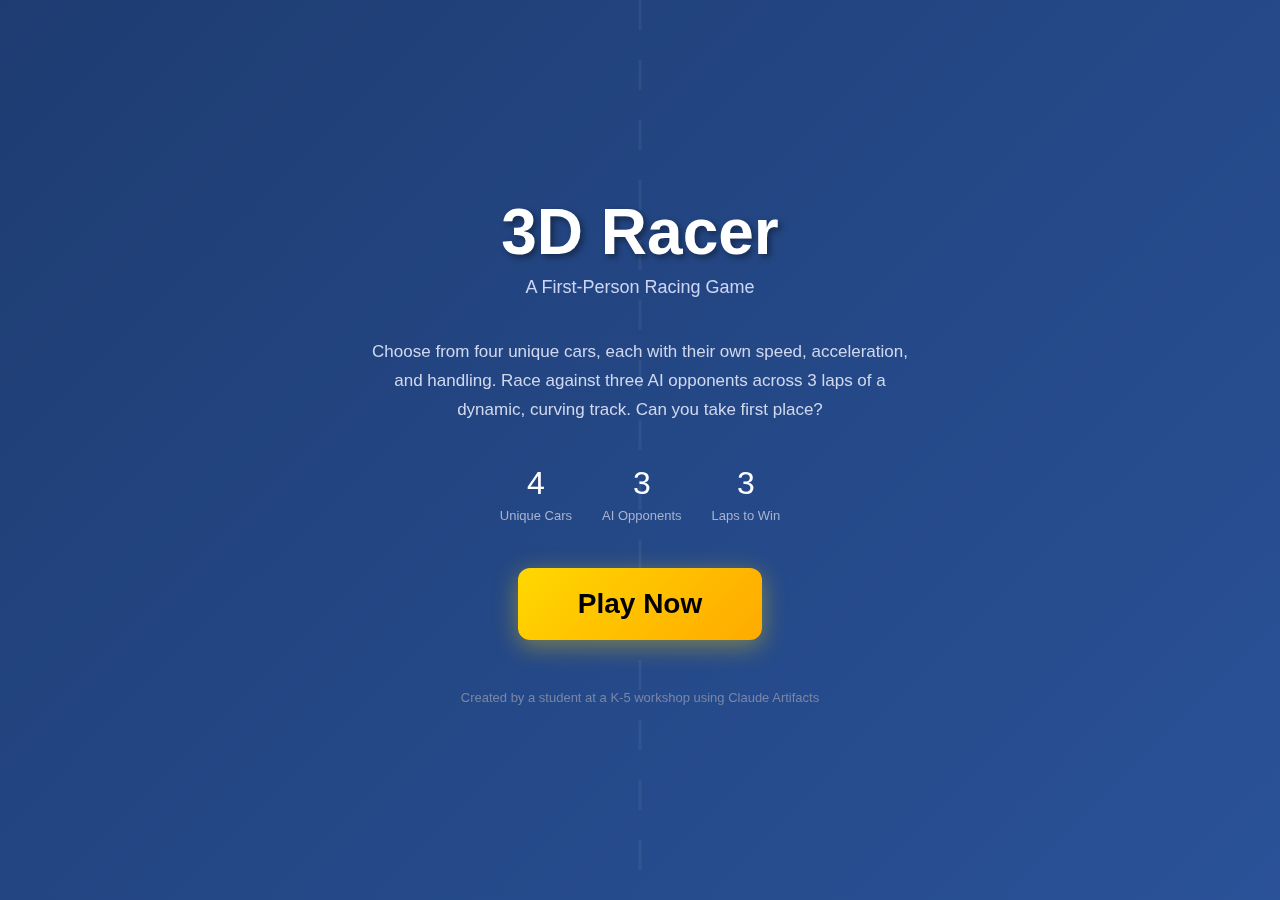
<file: index.html>
<!DOCTYPE html>
<html lang="en">
<head>
    <meta charset="UTF-8">
    <meta name="viewport" content="width=device-width, initial-scale=1.0">
    <title>3D Racer</title>
    <style>
        * {
            margin: 0;
            padding: 0;
            box-sizing: border-box;
        }

        body {
            font-family: 'Arial', sans-serif;
            background: linear-gradient(135deg, #1e3c72 0%, #2a5298 100%);
            display: flex;
            justify-content: center;
            align-items: center;
            min-height: 100vh;
            color: white;
            overflow: hidden;
        }

        .landing {
            text-align: center;
            max-width: 600px;
            padding: 40px 30px;
        }

        .title {
            font-size: 64px;
            font-weight: bold;
            margin-bottom: 8px;
            text-shadow: 3px 3px 6px rgba(0, 0, 0, 0.4);
        }

        .subtitle {
            font-size: 18px;
            color: #ccd6f6;
            margin-bottom: 40px;
        }

        .description {
            font-size: 17px;
            line-height: 1.7;
            color: #d0d8ee;
            margin-bottom: 40px;
        }

        .features {
            display: flex;
            justify-content: center;
            gap: 30px;
            margin-bottom: 45px;
            flex-wrap: wrap;
        }

        .feature {
            text-align: center;
        }

        .feature-icon {
            font-size: 32px;
            margin-bottom: 6px;
        }

        .feature-text {
            font-size: 13px;
            color: #a8b2d1;
        }

        .play-button {
            display: inline-block;
            padding: 20px 60px;
            font-size: 28px;
            font-weight: bold;
            color: #000;
            background: linear-gradient(135deg, #ffd700 0%, #ffaa00 100%);
            border: none;
            border-radius: 12px;
            cursor: pointer;
            text-decoration: none;
            transition: transform 0.2s, box-shadow 0.2s;
            box-shadow: 0 6px 25px rgba(255, 215, 0, 0.4);
        }

        .play-button:hover {
            transform: scale(1.05);
            box-shadow: 0 8px 35px rgba(255, 215, 0, 0.6);
        }

        .play-button:active {
            transform: scale(0.98);
        }

        .credit {
            margin-top: 50px;
            font-size: 13px;
            color: #7a86a6;
        }

        /* Decorative road lines in background */
        .road-bg {
            position: fixed;
            top: 0;
            left: 0;
            width: 100%;
            height: 100%;
            pointer-events: none;
            z-index: 0;
            opacity: 0.06;
        }

        .road-bg::before {
            content: '';
            position: absolute;
            top: 50%;
            left: 50%;
            transform: translate(-50%, -50%);
            width: 3px;
            height: 100%;
            background: repeating-linear-gradient(
                to bottom,
                white 0px,
                white 30px,
                transparent 30px,
                transparent 60px
            );
        }

        .landing {
            position: relative;
            z-index: 1;
        }
    </style>
</head>
<body>
    <div class="road-bg"></div>
    <div class="landing">
        <div class="title">3D Racer</div>
        <div class="subtitle">A First-Person Racing Game</div>
        <p class="description">
            Choose from four unique cars, each with their own speed, acceleration, and handling.
            Race against three AI opponents across 3 laps of a dynamic, curving track.
            Can you take first place?
        </p>
        <div class="features">
            <div class="feature">
                <div class="feature-icon">4</div>
                <div class="feature-text">Unique Cars</div>
            </div>
            <div class="feature">
                <div class="feature-icon">3</div>
                <div class="feature-text">AI Opponents</div>
            </div>
            <div class="feature">
                <div class="feature-icon">3</div>
                <div class="feature-text">Laps to Win</div>
            </div>
        </div>
        <a href="game.html" class="play-button">Play Now</a>
        <p class="credit">Created by a student at a K-5 workshop using Claude Artifacts</p>
    </div>
</body>
</html>
</file>
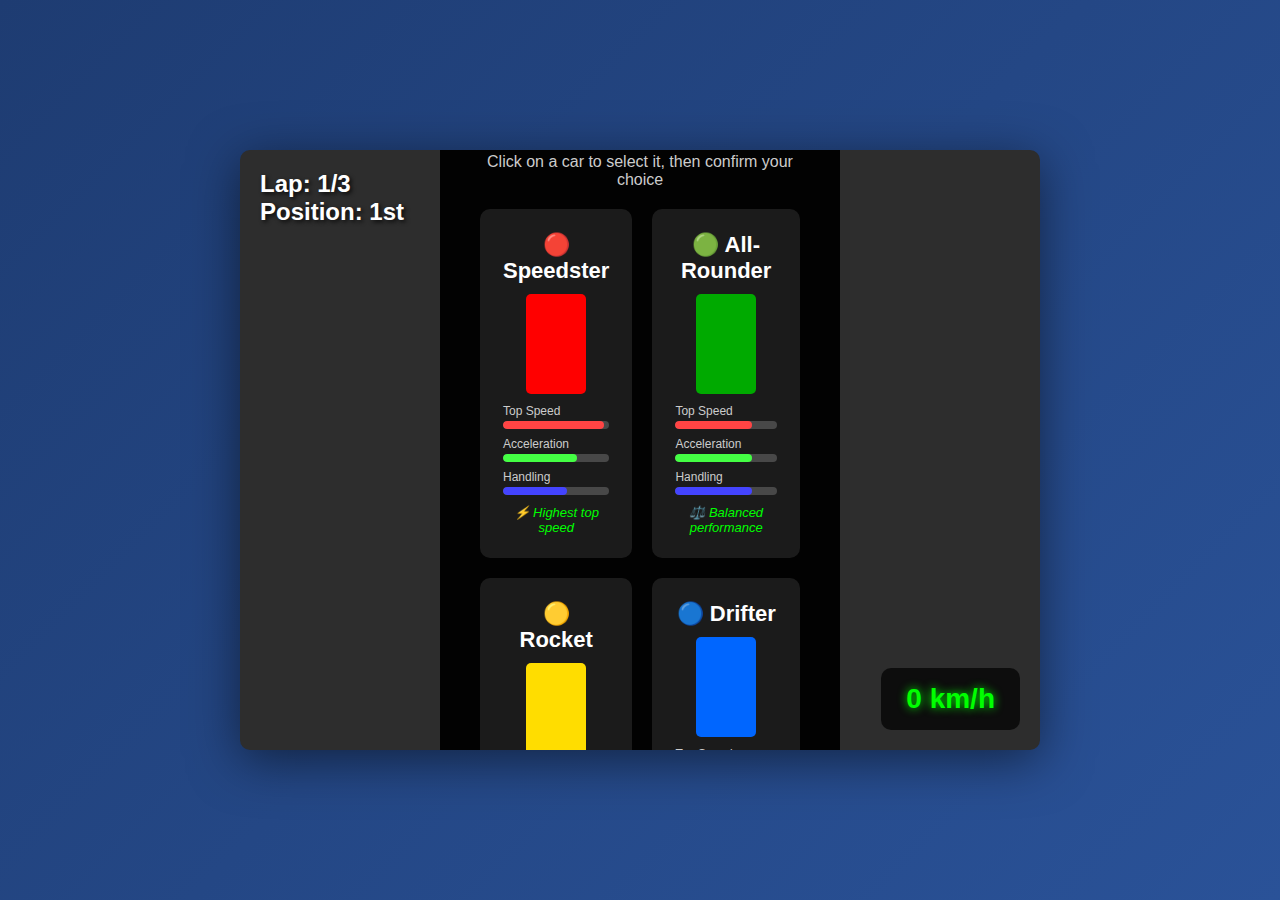
<file: 3d racer.html>
<!DOCTYPE html>
<html lang="en">
<head>
    <meta charset="UTF-8">
    <meta name="viewport" content="width=device-width, initial-scale=1.0">
    <title>Racing Game</title>
    <style>
        * {
            margin: 0;
            padding: 0;
            box-sizing: border-box;
        }
        
        body {
            font-family: 'Arial', sans-serif;
            background: linear-gradient(135deg, #1e3c72 0%, #2a5298 100%);
            display: flex;
            justify-content: center;
            align-items: center;
            min-height: 100vh;
            overflow: hidden;
        }
        
        #gameContainer {
            position: relative;
            width: 800px;
            height: 600px;
            background: #2d2d2d;
            border-radius: 10px;
            overflow: hidden;
            box-shadow: 0 10px 50px rgba(0, 0, 0, 0.5);
        }
        
        #gameCanvas {
            display: block;
            width: 100%;
            height: 100%;
        }
        
        #ui {
            position: absolute;
            top: 20px;
            left: 20px;
            color: white;
            font-size: 24px;
            font-weight: bold;
            text-shadow: 2px 2px 4px rgba(0, 0, 0, 0.8);
            z-index: 10;
        }
        
        #speedometer {
            position: absolute;
            bottom: 20px;
            right: 20px;
            background: rgba(0, 0, 0, 0.7);
            padding: 15px 25px;
            border-radius: 10px;
            color: #00ff00;
            font-size: 28px;
            font-weight: bold;
            text-shadow: 0 0 10px #00ff00;
        }
        
        #carSelection {
            position: absolute;
            top: 50%;
            left: 50%;
            transform: translate(-50%, -50%);
            background: rgba(0, 0, 0, 0.95);
            padding: 40px;
            border-radius: 15px;
            color: white;
            text-align: center;
            z-index: 100;
            max-width: 700px;
            max-height: 90vh;
            overflow-y: auto;
        }
        
        #carSelection h2 {
            margin-bottom: 30px;
            color: #ffd700;
            font-size: 32px;
        }
        
        .car-grid {
            display: grid;
            grid-template-columns: repeat(2, 1fr);
            gap: 20px;
            margin-bottom: 20px;
        }
        
        .car-option {
            background: rgba(255, 255, 255, 0.1);
            padding: 20px;
            border-radius: 10px;
            cursor: pointer;
            transition: all 0.3s;
            border: 3px solid transparent;
        }
        
        .car-option:hover {
            background: rgba(255, 255, 255, 0.2);
            transform: scale(1.05);
        }
        
        .car-option.selected {
            border-color: #ffd700;
            background: rgba(255, 215, 0, 0.2);
        }
        
        .car-option h3 {
            margin-bottom: 10px;
            font-size: 22px;
        }
        
        .car-preview {
            width: 60px;
            height: 100px;
            margin: 10px auto;
            border-radius: 5px;
        }
        
        .stat-bar {
            margin: 8px 0;
            text-align: left;
        }
        
        .stat-label {
            font-size: 12px;
            margin-bottom: 3px;
            color: #ccc;
        }
        
        .stat-fill {
            background: rgba(255, 255, 255, 0.2);
            height: 8px;
            border-radius: 4px;
            overflow: hidden;
        }
        
        .stat-value {
            height: 100%;
            border-radius: 4px;
            transition: width 0.3s;
        }
        
        .advantage {
            font-size: 13px;
            color: #00ff00;
            margin-top: 10px;
            font-style: italic;
        }
        
        #instructions {
            position: absolute;
            top: 50%;
            left: 50%;
            transform: translate(-50%, -50%);
            background: rgba(0, 0, 0, 0.9);
            padding: 40px;
            border-radius: 15px;
            color: white;
            text-align: center;
            z-index: 100;
        }
        
        #instructions h2 {
            margin-bottom: 20px;
            color: #ffd700;
            font-size: 32px;
        }
        
        #instructions p {
            margin: 10px 0;
            font-size: 18px;
        }
        
        #startButton {
            margin-top: 25px;
            padding: 15px 40px;
            font-size: 24px;
            background: linear-gradient(135deg, #667eea 0%, #764ba2 100%);
            color: white;
            border: none;
            border-radius: 8px;
            cursor: pointer;
            font-weight: bold;
            transition: transform 0.2s;
        }
        
        #startButton:hover {
            transform: scale(1.05);
        }
        
        #startButton:disabled {
            opacity: 0.5;
            cursor: not-allowed;
        }
        
        #confirmCarButton {
            margin-top: 25px;
            padding: 15px 40px;
            font-size: 24px;
            background: linear-gradient(135deg, #ffd700 0%, #ffaa00 100%);
            color: #000;
            border: none;
            border-radius: 8px;
            cursor: pointer;
            font-weight: bold;
            transition: all 0.3s;
            box-shadow: 0 4px 15px rgba(255, 215, 0, 0.4);
        }
        
        #confirmCarButton:hover:not(:disabled) {
            transform: scale(1.05);
            box-shadow: 0 6px 20px rgba(255, 215, 0, 0.6);
        }
        
        #confirmCarButton:disabled {
            opacity: 0.3;
            cursor: not-allowed;
            background: #555;
            box-shadow: none;
        }
        
        #gameOver {
            position: absolute;
            top: 50%;
            left: 50%;
            transform: translate(-50%, -50%);
            background: rgba(0, 0, 0, 0.95);
            padding: 40px;
            border-radius: 15px;
            color: white;
            text-align: center;
            display: none;
            z-index: 100;
        }
        
        #gameOver h2 {
            margin-bottom: 20px;
            color: #ffd700;
            font-size: 36px;
        }
        
        .hidden {
            display: none !important;
        }
    </style>
</head>
<body>
    <div id="gameContainer">
        <canvas id="gameCanvas" width="800" height="600"></canvas>
        
        <div id="ui">
            <div>Lap: <span id="lapCounter">1/3</span></div>
            <div>Position: <span id="position">1st</span></div>
        </div>
        
        <div id="speedometer">
            <span id="speed">0</span> km/h
        </div>
        
        <div id="carSelection">
            <h2>🏎️ Choose Your Car</h2>
            <p style="margin-bottom: 20px; color: #ccc; font-size: 16px;">Click on a car to select it, then confirm your choice</p>
            <div class="car-grid">
                <div class="car-option" data-car="speedster">
                    <h3>🔴 Speedster</h3>
                    <div class="car-preview" style="background: #ff0000;"></div>
                    <div class="stat-bar">
                        <div class="stat-label">Top Speed</div>
                        <div class="stat-fill">
                            <div class="stat-value" style="width: 95%; background: #ff4444;"></div>
                        </div>
                    </div>
                    <div class="stat-bar">
                        <div class="stat-label">Acceleration</div>
                        <div class="stat-fill">
                            <div class="stat-value" style="width: 70%; background: #44ff44;"></div>
                        </div>
                    </div>
                    <div class="stat-bar">
                        <div class="stat-label">Handling</div>
                        <div class="stat-fill">
                            <div class="stat-value" style="width: 60%; background: #4444ff;"></div>
                        </div>
                    </div>
                    <div class="advantage">⚡ Highest top speed</div>
                </div>
                
                <div class="car-option" data-car="balanced">
                    <h3>🟢 All-Rounder</h3>
                    <div class="car-preview" style="background: #00aa00;"></div>
                    <div class="stat-bar">
                        <div class="stat-label">Top Speed</div>
                        <div class="stat-fill">
                            <div class="stat-value" style="width: 75%; background: #ff4444;"></div>
                        </div>
                    </div>
                    <div class="stat-bar">
                        <div class="stat-label">Acceleration</div>
                        <div class="stat-fill">
                            <div class="stat-value" style="width: 75%; background: #44ff44;"></div>
                        </div>
                    </div>
                    <div class="stat-bar">
                        <div class="stat-label">Handling</div>
                        <div class="stat-fill">
                            <div class="stat-value" style="width: 75%; background: #4444ff;"></div>
                        </div>
                    </div>
                    <div class="advantage">⚖️ Balanced performance</div>
                </div>
                
                <div class="car-option" data-car="accelerator">
                    <h3>🟡 Rocket</h3>
                    <div class="car-preview" style="background: #ffdd00;"></div>
                    <div class="stat-bar">
                        <div class="stat-label">Top Speed</div>
                        <div class="stat-fill">
                            <div class="stat-value" style="width: 65%; background: #ff4444;"></div>
                        </div>
                    </div>
                    <div class="stat-bar">
                        <div class="stat-label">Acceleration</div>
                        <div class="stat-fill">
                            <div class="stat-value" style="width: 95%; background: #44ff44;"></div>
                        </div>
                    </div>
                    <div class="stat-bar">
                        <div class="stat-label">Handling</div>
                        <div class="stat-fill">
                            <div class="stat-value" style="width: 70%; background: #4444ff;"></div>
                        </div>
                    </div>
                    <div class="advantage">🚀 Lightning acceleration</div>
                </div>
                
                <div class="car-option" data-car="handler">
                    <h3>🔵 Drifter</h3>
                    <div class="car-preview" style="background: #0066ff;"></div>
                    <div class="stat-bar">
                        <div class="stat-label">Top Speed</div>
                        <div class="stat-fill">
                            <div class="stat-value" style="width: 70%; background: #ff4444;"></div>
                        </div>
                    </div>
                    <div class="stat-bar">
                        <div class="stat-label">Acceleration</div>
                        <div class="stat-fill">
                            <div class="stat-value" style="width: 65%; background: #44ff44;"></div>
                        </div>
                    </div>
                    <div class="stat-bar">
                        <div class="stat-label">Handling</div>
                        <div class="stat-fill">
                            <div class="stat-value" style="width: 95%; background: #4444ff;"></div>
                        </div>
                    </div>
                    <div class="advantage">🎯 Superior handling</div>
                </div>
            </div>
            <button id="confirmCarButton" disabled>Confirm Selection</button>
        </div>
        
        <div id="instructions" class="hidden">
            <h2>🏎️ Racing Game</h2>
            <p><strong>Arrow Keys</strong> - Steer and Accelerate</p>
            <p><strong>↑</strong> Accelerate | <strong>↓</strong> Brake</p>
            <p><strong>←</strong> Left | <strong>→</strong> Right</p>
            <p style="margin-top: 20px; color: #ffd700;">Complete 3 laps and beat your opponents!</p>
            <button id="startButton">START RACE</button>
        </div>
        
        <div id="gameOver">
            <h2 id="resultText">Race Complete!</h2>
            <p id="finalPosition" style="font-size: 24px; margin: 20px 0;"></p>
            <button id="restartButton" style="padding: 15px 40px; font-size: 20px; background: linear-gradient(135deg, #667eea 0%, #764ba2 100%); color: white; border: none; border-radius: 8px; cursor: pointer; font-weight: bold; margin-top: 10px;">Race Again</button>
        </div>
    </div>

    <script>
        const canvas = document.getElementById('gameCanvas');
        const ctx = canvas.getContext('2d');
        
        let gameStarted = false;
        let gameEnded = false;
        let selectedCarType = null;
        let trackOffset = 0; // Tracks overall position on the infinite track
        let countdownActive = false;
        let countdownNumber = 3;
        let trackCurve = 0; // Current curve of the track (-1 to 1, left to right)
        let trackCurveTarget = 0; // Target curve to smoothly transition to
        
        // Car type definitions with different stats
        const carTypes = {
            speedster: {
                name: 'Speedster',
                color: '#ff0000',
                maxSpeed: 14,
                acceleration: 0.25,
                turnSpeed: 3.5,
                friction: 0.04,
                advantage: 'Highest top speed for long straightaways'
            },
            balanced: {
                name: 'All-Rounder',
                color: '#00aa00',
                maxSpeed: 11,
                acceleration: 0.3,
                turnSpeed: 4.5,
                friction: 0.05,
                advantage: 'Well-balanced for all situations'
            },
            accelerator: {
                name: 'Rocket',
                color: '#ffdd00',
                maxSpeed: 10,
                acceleration: 0.45,
                turnSpeed: 4,
                friction: 0.06,
                advantage: 'Quick off the line, great for overtaking'
            },
            handler: {
                name: 'Drifter',
                color: '#0066ff',
                maxSpeed: 11,
                acceleration: 0.28,
                turnSpeed: 6,
                friction: 0.055,
                advantage: 'Superior control for tight maneuvering'
            }
        };
        
        // Track properties
        const track = {
            width: 600,
            centerX: canvas.width / 2,
            roadColor: '#404040',
            grassColor: '#2d5016',
            lineColor: '#ffffff'
        };
        
        // Player car (will be initialized after selection)
        let player = {
            x: canvas.width / 2,
            y: canvas.height - 80, // Much lower for first-person view
            width: 40,
            height: 70,
            speed: 0,
            maxSpeed: 12,
            acceleration: 0.3,
            friction: 0.05,
            turnSpeed: 4,
            color: '#ff0000',
            lane: 0,
            laps: 0,
            checkpoints: [false, false, false, false],
            trackPosition: 0 // Actual position on the track
        };
        
        // AI opponents with different car types
        const opponents = [
            { 
                x: canvas.width / 2 - 80, 
                y: canvas.height - 250, 
                width: 40, 
                height: 70, 
                speed: 9.5, 
                color: '#0066ff', 
                lane: -1, 
                laps: 0, 
                checkpoints: [false, false, false, false],
                maxSpeed: 11,
                acceleration: 0.28,
                carType: 'handler',
                trackPosition: 150 // Starting ahead
            },
            { 
                x: canvas.width / 2 + 80, 
                y: canvas.height - 350, 
                width: 40, 
                height: 70, 
                speed: 11, 
                color: '#ff0000', 
                lane: 1, 
                laps: 0, 
                checkpoints: [false, false, false, false],
                maxSpeed: 14,
                acceleration: 0.25,
                carType: 'speedster',
                trackPosition: 300 // Starting further ahead
            },
            { 
                x: canvas.width / 2, 
                y: canvas.height - 450, 
                width: 40, 
                height: 70, 
                speed: 8.5, 
                color: '#ffdd00', 
                lane: 0, 
                laps: 0, 
                checkpoints: [false, false, false, false],
                maxSpeed: 10,
                acceleration: 0.45,
                carType: 'accelerator',
                trackPosition: 450 // Starting even further ahead
            }
        ];
        
        // Road lines
        const roadLines = [];
        const vanishingY = canvas.height * 0.35;
        for (let i = 0; i < 15; i++) {
            roadLines.push({
                y: vanishingY + i * 50,
                height: 30
            });
        }
        
        // Checkpoints for lap counting
        const checkpoints = [
            { y: 0, height: 50 },
            { y: 150, height: 50 },
            { y: 300, height: 50 },
            { y: 450, height: 50 }
        ];
        
        // Keys
        const keys = {
            up: false,
            down: false,
            left: false,
            right: false
        };
        
        // Event listeners
        document.addEventListener('keydown', (e) => {
            if (e.key === 'ArrowUp') keys.up = true;
            if (e.key === 'ArrowDown') keys.down = true;
            if (e.key === 'ArrowLeft') keys.left = true;
            if (e.key === 'ArrowRight') keys.right = true;
        });
        
        document.addEventListener('keyup', (e) => {
            if (e.key === 'ArrowUp') keys.up = false;
            if (e.key === 'ArrowDown') keys.down = false;
            if (e.key === 'ArrowLeft') keys.left = false;
            if (e.key === 'ArrowRight') keys.right = false;
        });
        
        // Car selection
        document.querySelectorAll('.car-option').forEach(option => {
            option.addEventListener('click', function() {
                document.querySelectorAll('.car-option').forEach(opt => opt.classList.remove('selected'));
                this.classList.add('selected');
                selectedCarType = this.dataset.car;
                document.getElementById('confirmCarButton').disabled = false;
            });
        });
        
        document.getElementById('confirmCarButton').addEventListener('click', () => {
            if (selectedCarType) {
                // Apply selected car stats to player
                const carStats = carTypes[selectedCarType];
                player.color = carStats.color;
                player.maxSpeed = carStats.maxSpeed;
                player.acceleration = carStats.acceleration;
                player.turnSpeed = carStats.turnSpeed;
                player.friction = carStats.friction;
                
                document.getElementById('carSelection').classList.add('hidden');
                document.getElementById('instructions').classList.remove('hidden');
            }
        });
        
        document.getElementById('startButton').addEventListener('click', () => {
            document.getElementById('instructions').classList.add('hidden');
            startCountdown();
        });
        
        document.getElementById('restartButton').addEventListener('click', () => {
            location.reload();
        });
        
        function drawTrack() {
            // Sky gradient (no more visible end of road)
            const skyGradient = ctx.createLinearGradient(0, 0, 0, canvas.height * 0.35);
            skyGradient.addColorStop(0, '#87CEEB'); // Sky blue
            skyGradient.addColorStop(1, '#E0F6FF'); // Light blue at horizon
            ctx.fillStyle = skyGradient;
            ctx.fillRect(0, 0, canvas.width, canvas.height * 0.35);
            
            // Grass
            ctx.fillStyle = track.grassColor;
            ctx.fillRect(0, canvas.height * 0.35, canvas.width, canvas.height * 0.65);
            
            // 3D perspective road with curves
            const vanishingPoint = canvas.width / 2;
            const vanishingY = canvas.height * 0.35; // Horizon line (higher up now)
            const roadWidthBottom = track.width;
            const roadWidthTop = 80; // Narrower at horizon for infinite feel
            
            // Apply curve offset - road shifts left/right based on track curve
            const curveOffset = trackCurve * 100;
            
            // Draw road as curved trapezoid for 3D effect
            ctx.fillStyle = track.roadColor;
            ctx.beginPath();
            ctx.moveTo(vanishingPoint - roadWidthTop / 2 + curveOffset, vanishingY);
            ctx.lineTo(vanishingPoint + roadWidthTop / 2 + curveOffset, vanishingY);
            ctx.lineTo(track.centerX + roadWidthBottom / 2, canvas.height);
            ctx.lineTo(track.centerX - roadWidthBottom / 2, canvas.height);
            ctx.closePath();
            ctx.fill();
            
            // Road lines with 3D perspective and curve
            roadLines.forEach((line, index) => {
                const lineProgress = (line.y - vanishingY) / (canvas.height - vanishingY);
                
                if (lineProgress < 0 || lineProgress > 1) return;
                
                // Calculate width and curve at this Y position
                const roadWidthAtY = roadWidthTop + (roadWidthBottom - roadWidthTop) * lineProgress;
                const curveAtY = curveOffset * (1 - lineProgress); // Curve diminishes towards bottom
                const lineWidth = 3 + lineProgress * 7;
                
                ctx.fillStyle = track.lineColor;
                ctx.globalAlpha = 0.5 + lineProgress * 0.5;
                
                // Center line with curve
                const centerX = vanishingPoint + curveAtY;
                ctx.fillRect(centerX - lineWidth / 2, line.y, lineWidth, line.height * lineProgress);
            });
            ctx.globalAlpha = 1.0;
            
            // Road edges with 3D perspective and curve
            ctx.strokeStyle = '#ffffff';
            ctx.lineWidth = 3;
            ctx.beginPath();
            // Left edge
            ctx.moveTo(vanishingPoint - roadWidthTop / 2 + curveOffset, vanishingY);
            ctx.lineTo(track.centerX - roadWidthBottom / 2, canvas.height);
            // Right edge
            ctx.moveTo(vanishingPoint + roadWidthTop / 2 + curveOffset, vanishingY);
            ctx.lineTo(track.centerX + roadWidthBottom / 2, canvas.height);
            ctx.stroke();
            
            // Add road segments for depth with curve
            const numSegments = 25;
            ctx.strokeStyle = 'rgba(100, 100, 100, 0.2)';
            ctx.lineWidth = 1;
            for (let i = 0; i < numSegments; i++) {
                const segmentY = vanishingY + (canvas.height - vanishingY) * (i / numSegments);
                const segmentProgress = (segmentY - vanishingY) / (canvas.height - vanishingY);
                const segmentWidth = roadWidthTop + (roadWidthBottom - roadWidthTop) * segmentProgress;
                const segmentCurve = curveOffset * (1 - segmentProgress);
                
                ctx.globalAlpha = 0.3 + segmentProgress * 0.4;
                ctx.beginPath();
                ctx.moveTo(vanishingPoint - segmentWidth / 2 + segmentCurve, segmentY);
                ctx.lineTo(vanishingPoint + segmentWidth / 2 + segmentCurve, segmentY);
                ctx.stroke();
            }
            ctx.globalAlpha = 1.0;
            
            // Hills/scenery in background for depth
            ctx.fillStyle = '#4a7c4e';
            ctx.beginPath();
            ctx.moveTo(0, vanishingY);
            for (let x = 0; x < canvas.width; x += 50) {
                const hillHeight = Math.sin(x * 0.01 + trackOffset * 0.001) * 30;
                ctx.lineTo(x, vanishingY + hillHeight);
            }
            ctx.lineTo(canvas.width, vanishingY);
            ctx.lineTo(canvas.width, vanishingY + 80);
            ctx.lineTo(0, vanishingY + 80);
            ctx.closePath();
            ctx.fill();
        }
        
        function drawCar(car) {
            // Only draw if car is visible on screen
            if (car.y < -car.height || car.y > canvas.height + car.height) {
                return;
            }
            
            // 3D perspective calculations with new horizon
            const vanishingPoint = canvas.width / 2;
            const vanishingY = canvas.height * 0.35;
            const roadWidthTop = 80;
            const roadWidthBottom = track.width;
            
            // Calculate depth/perspective based on Y position
            const depthFactor = Math.max(0, Math.min(1, (car.y - vanishingY) / (canvas.height - vanishingY)));
            const perspectiveFactor = Math.max(0.15, Math.min(1.0, depthFactor));
            
            // Calculate road width at car's Y position
            const roadWidthAtY = roadWidthTop + (roadWidthBottom - roadWidthTop) * depthFactor;
            
            // Apply curve offset to car position
            const curveAtY = trackCurve * 100 * (1 - depthFactor);
            
            // Convert lane position to 3D screen position with curve
            const laneOffset = car.lane * (roadWidthAtY / 3);
            const screenX = vanishingPoint + laneOffset + curveAtY;
            
            // Scale car based on perspective
            const scaledWidth = car.width * perspectiveFactor;
            const scaledHeight = car.height * perspectiveFactor;
            
            // Car body
            ctx.fillStyle = car.color;
            ctx.fillRect(screenX - scaledWidth / 2, car.y - scaledHeight / 2, scaledWidth, scaledHeight);
            
            // Car windows
            ctx.fillStyle = '#000000';
            ctx.fillRect(screenX - scaledWidth / 2 + 5 * perspectiveFactor, car.y - scaledHeight / 2 + 10 * perspectiveFactor, scaledWidth - 10 * perspectiveFactor, 15 * perspectiveFactor);
            ctx.fillRect(screenX - scaledWidth / 2 + 5 * perspectiveFactor, car.y + scaledHeight / 2 - 25 * perspectiveFactor, scaledWidth - 10 * perspectiveFactor, 15 * perspectiveFactor);
            
            // Wheels
            ctx.fillStyle = '#222222';
            const wheelWidth = 6 * perspectiveFactor;
            const wheelHeight = 15 * perspectiveFactor;
            ctx.fillRect(screenX - scaledWidth / 2 - 3 * perspectiveFactor, car.y - scaledHeight / 2 + 5 * perspectiveFactor, wheelWidth, wheelHeight);
            ctx.fillRect(screenX + scaledWidth / 2 - 3 * perspectiveFactor, car.y - scaledHeight / 2 + 5 * perspectiveFactor, wheelWidth, wheelHeight);
            ctx.fillRect(screenX - scaledWidth / 2 - 3 * perspectiveFactor, car.y + scaledHeight / 2 - 20 * perspectiveFactor, wheelWidth, wheelHeight);
            ctx.fillRect(screenX + scaledWidth / 2 - 3 * perspectiveFactor, car.y + scaledHeight / 2 - 20 * perspectiveFactor, wheelWidth, wheelHeight);
            
            // Draw driver's head poking out
            const headRadius = 12 * perspectiveFactor;
            const headY = car.y - scaledHeight / 2 - headRadius / 2;
            
            // Head shadow for depth
            ctx.fillStyle = 'rgba(0, 0, 0, 0.3)';
            ctx.beginPath();
            ctx.arc(screenX + 1, headY + 1, headRadius, 0, Math.PI * 2);
            ctx.fill();
            
            // Head
            ctx.fillStyle = '#ffdbac';
            ctx.beginPath();
            ctx.arc(screenX, headY, headRadius, 0, Math.PI * 2);
            ctx.fill();
            
            // Helmet/hair with gradient for 3D effect
            const gradient = ctx.createRadialGradient(screenX - headRadius * 0.3, headY - headRadius * 0.3, 0, screenX, headY, headRadius);
            gradient.addColorStop(0, '#444444');
            gradient.addColorStop(1, '#111111');
            ctx.fillStyle = gradient;
            ctx.beginPath();
            ctx.arc(screenX, headY, headRadius, Math.PI, Math.PI * 2);
            ctx.fill();
            
            // Goggles with shine
            ctx.fillStyle = 'rgba(0, 0, 0, 0.8)';
            const goggleWidth = headRadius * 2.2;
            const goggleHeight = headRadius * 0.5;
            ctx.fillRect(screenX - goggleWidth / 2, headY - goggleHeight / 2, goggleWidth, goggleHeight);
            
            // Goggle reflection
            ctx.fillStyle = 'rgba(255, 255, 255, 0.4)';
            ctx.fillRect(screenX - goggleWidth / 2 + 2, headY - goggleHeight / 2 + 1, goggleWidth * 0.4, goggleHeight * 0.4);
        }
        
        function drawPlayerHood() {
            // 3D perspective player hood (smaller/lower profile)
            const vanishingPoint = canvas.width / 2;
            const hoodHeight = 80; // Reduced from 140
            const hoodWidthBottom = 200; // Reduced from 300
            const hoodWidthTop = 35; // Reduced from 50
            
            // Create gradient for 3D depth
            const hoodGradient = ctx.createLinearGradient(vanishingPoint, canvas.height - hoodHeight, vanishingPoint, canvas.height);
            hoodGradient.addColorStop(0, player.color);
            hoodGradient.addColorStop(0.5, player.color);
            hoodGradient.addColorStop(1, shadeColor(player.color, -40));
            
            // Main hood body with 3D perspective
            ctx.fillStyle = hoodGradient;
            ctx.beginPath();
            ctx.moveTo(vanishingPoint - hoodWidthTop / 2, canvas.height - hoodHeight);
            ctx.lineTo(vanishingPoint + hoodWidthTop / 2, canvas.height - hoodHeight);
            ctx.lineTo(vanishingPoint + hoodWidthBottom / 2, canvas.height);
            ctx.lineTo(vanishingPoint - hoodWidthBottom / 2, canvas.height);
            ctx.closePath();
            ctx.fill();
            
            // Left side panel (darker for depth)
            ctx.fillStyle = shadeColor(player.color, -50);
            ctx.beginPath();
            ctx.moveTo(vanishingPoint - hoodWidthTop / 2, canvas.height - hoodHeight);
            ctx.lineTo(vanishingPoint - hoodWidthTop / 2 - 20, canvas.height - hoodHeight + 15);
            ctx.lineTo(vanishingPoint - hoodWidthBottom / 2 - 25, canvas.height);
            ctx.lineTo(vanishingPoint - hoodWidthBottom / 2, canvas.height);
            ctx.closePath();
            ctx.fill();
            
            // Right side panel (darker for depth)
            ctx.fillStyle = shadeColor(player.color, -50);
            ctx.beginPath();
            ctx.moveTo(vanishingPoint + hoodWidthTop / 2, canvas.height - hoodHeight);
            ctx.lineTo(vanishingPoint + hoodWidthTop / 2 + 20, canvas.height - hoodHeight + 15);
            ctx.lineTo(vanishingPoint + hoodWidthBottom / 2 + 25, canvas.height);
            ctx.lineTo(vanishingPoint + hoodWidthBottom / 2, canvas.height);
            ctx.closePath();
            ctx.fill();
            
            // Hood center line/vent detail
            ctx.fillStyle = 'rgba(0, 0, 0, 0.3)';
            ctx.beginPath();
            ctx.moveTo(vanishingPoint - 2, canvas.height - hoodHeight);
            ctx.lineTo(vanishingPoint - 10, canvas.height);
            ctx.lineTo(vanishingPoint + 10, canvas.height);
            ctx.lineTo(vanishingPoint + 2, canvas.height - hoodHeight);
            ctx.closePath();
            ctx.fill();
            
            // Hood shine/highlight for 3D effect
            const shineGradient = ctx.createLinearGradient(vanishingPoint - 15, canvas.height - hoodHeight, vanishingPoint + 15, canvas.height - hoodHeight + 30);
            shineGradient.addColorStop(0, 'rgba(255, 255, 255, 0.3)');
            shineGradient.addColorStop(1, 'rgba(255, 255, 255, 0)');
            ctx.fillStyle = shineGradient;
            ctx.beginPath();
            ctx.moveTo(vanishingPoint - 18, canvas.height - hoodHeight);
            ctx.lineTo(vanishingPoint + 18, canvas.height - hoodHeight);
            ctx.lineTo(vanishingPoint + 12, canvas.height - hoodHeight + 30);
            ctx.lineTo(vanishingPoint - 12, canvas.height - hoodHeight + 30);
            ctx.closePath();
            ctx.fill();
            
            // Draw driver's head poking out with 3D lighting (smaller)
            const headRadius = 16; // Reduced from 22
            const headY = canvas.height - hoodHeight - 6;
            
            // Head shadow for depth
            ctx.fillStyle = 'rgba(0, 0, 0, 0.5)';
            ctx.beginPath();
            ctx.arc(vanishingPoint + 2, headY + 2, headRadius, 0, Math.PI * 2);
            ctx.fill();
            
            // Head with gradient for roundness
            const headGradient = ctx.createRadialGradient(vanishingPoint - 4, headY - 4, 3, vanishingPoint, headY, headRadius);
            headGradient.addColorStop(0, '#ffecd1');
            headGradient.addColorStop(1, '#d4a574');
            ctx.fillStyle = headGradient;
            ctx.beginPath();
            ctx.arc(vanishingPoint, headY, headRadius, 0, Math.PI * 2);
            ctx.fill();
            
            // Helmet with 3D gradient
            const helmetGradient = ctx.createRadialGradient(vanishingPoint - 5, headY - 5, 0, vanishingPoint, headY, headRadius);
            helmetGradient.addColorStop(0, '#555555');
            helmetGradient.addColorStop(0.7, '#222222');
            helmetGradient.addColorStop(1, '#000000');
            ctx.fillStyle = helmetGradient;
            ctx.beginPath();
            ctx.arc(vanishingPoint, headY, headRadius, Math.PI, Math.PI * 2);
            ctx.fill();
            
            // Helmet stripe
            ctx.fillStyle = player.color;
            ctx.fillRect(vanishingPoint - 13, headY - 7, 26, 4);
            
            // Goggles/visor with reflection
            ctx.fillStyle = 'rgba(0, 0, 0, 0.8)';
            ctx.fillRect(vanishingPoint - 14, headY - 4, 28, 7);
            
            // Goggles reflection for 3D glass effect
            const goggleGradient = ctx.createLinearGradient(vanishingPoint - 10, headY - 3, vanishingPoint - 4, headY + 1);
            goggleGradient.addColorStop(0, 'rgba(255, 255, 255, 0.5)');
            goggleGradient.addColorStop(1, 'rgba(255, 255, 255, 0)');
            ctx.fillStyle = goggleGradient;
            ctx.fillRect(vanishingPoint - 10, headY - 3, 8, 5);
        }
        
        // Helper function to darken/lighten colors for 3D shading
        function shadeColor(color, percent) {
            const num = parseInt(color.replace("#",""), 16);
            const amt = Math.round(2.55 * percent);
            const R = (num >> 16) + amt;
            const G = (num >> 8 & 0x00FF) + amt;
            const B = (num & 0x0000FF) + amt;
            return "#" + (0x1000000 + (R<255?R<1?0:R:255)*0x10000 +
                (G<255?G<1?0:G:255)*0x100 + (B<255?B<1?0:B:255))
                .toString(16).slice(1);
        }
        
        function drawCountdown() {
            if (!countdownActive) return;
            
            // Semi-transparent overlay
            ctx.fillStyle = 'rgba(0, 0, 0, 0.5)';
            ctx.fillRect(0, 0, canvas.width, canvas.height);
            
            // Countdown text
            const text = countdownNumber > 0 ? countdownNumber.toString() : 'GO!';
            const color = countdownNumber > 0 ? '#ffff00' : '#00ff00';
            
            ctx.font = 'bold 150px Arial';
            ctx.fillStyle = color;
            ctx.strokeStyle = '#000000';
            ctx.lineWidth = 8;
            ctx.textAlign = 'center';
            ctx.textBaseline = 'middle';
            
            // Draw text with outline
            ctx.strokeText(text, canvas.width / 2, canvas.height / 2 - 50);
            ctx.fillText(text, canvas.width / 2, canvas.height / 2 - 50);
            
            // Traffic light circles
            const lightX = canvas.width / 2;
            const lightStartY = 120;
            const lightSpacing = 60;
            
            for (let i = 0; i < 3; i++) {
                const lightY = lightStartY + i * lightSpacing;
                
                // Light background
                ctx.fillStyle = '#222222';
                ctx.beginPath();
                ctx.arc(lightX, lightY, 25, 0, Math.PI * 2);
                ctx.fill();
                
                // Active light
                if (countdownNumber === 3 - i) {
                    ctx.fillStyle = '#ff0000';
                    ctx.beginPath();
                    ctx.arc(lightX, lightY, 20, 0, Math.PI * 2);
                    ctx.fill();
                    
                    // Glow effect
                    ctx.shadowColor = '#ff0000';
                    ctx.shadowBlur = 20;
                    ctx.fill();
                    ctx.shadowBlur = 0;
                } else if (countdownNumber < 3 - i) {
                    ctx.fillStyle = '#660000';
                    ctx.beginPath();
                    ctx.arc(lightX, lightY, 20, 0, Math.PI * 2);
                    ctx.fill();
                }
            }
            
            // GO green light
            if (countdownNumber === 0) {
                ctx.fillStyle = '#00ff00';
                ctx.beginPath();
                ctx.arc(lightX, lightStartY + 3 * lightSpacing, 25, 0, Math.PI * 2);
                ctx.fill();
                
                ctx.shadowColor = '#00ff00';
                ctx.shadowBlur = 30;
                ctx.fill();
                ctx.shadowBlur = 0;
            }
        }
        
        function startCountdown() {
            countdownActive = true;
            countdownNumber = 3;
            
            const countdownInterval = setInterval(() => {
                countdownNumber--;
                
                if (countdownNumber < 0) {
                    clearInterval(countdownInterval);
                    setTimeout(() => {
                        countdownActive = false;
                        gameStarted = true;
                        gameLoop();
                    }, 500);
                }
            }, 1000);
            
            // Start rendering countdown
            renderCountdown();
        }
        
        function renderCountdown() {
            if (!countdownActive && !gameStarted) return;
            
            ctx.clearRect(0, 0, canvas.width, canvas.height);
            
            drawTrack();
            
            // Draw opponent cars in starting positions
            opponents.forEach(opp => drawCar(opp));
            
            // Draw player's hood
            drawPlayerHood();
            
            // Draw countdown overlay
            drawCountdown();
            
            if (countdownActive) {
                requestAnimationFrame(renderCountdown);
            }
        }
        
        function updatePlayer() {
            // Acceleration
            if (keys.up && player.speed < player.maxSpeed) {
                player.speed += player.acceleration;
            } else if (keys.down && player.speed > -player.maxSpeed / 2) {
                player.speed -= player.acceleration * 1.5;
            } else {
                // Friction
                if (player.speed > 0) {
                    player.speed -= player.friction;
                    if (player.speed < 0) player.speed = 0;
                } else if (player.speed < 0) {
                    player.speed += player.friction;
                    if (player.speed > 0) player.speed = 0;
                }
            }
            
            // Update track position
            player.trackPosition += player.speed;
            
            // Lane-based turning for 3D system
            const laneSpeed = player.turnSpeed * 0.015;
            
            if (keys.left && player.lane > -1.2) {
                player.lane -= laneSpeed;
            }
            if (keys.right && player.lane < 1.2) {
                player.lane += laneSpeed;
            }
            
            // Clamp lane position
            player.lane = Math.max(-1.2, Math.min(1.2, player.lane));
            
            // Update speed display
            document.getElementById('speed').textContent = Math.round(Math.abs(player.speed * 10));
        }
        
        function updateOpponents() {
            opponents.forEach(opp => {
                // Use car-specific acceleration to vary speed more realistically
                const speedVariation = opp.acceleration * 3; // Reduced variation
                opp.speed += (Math.random() - 0.5) * speedVariation;
                
                // Speed limits based on car type - much higher and more competitive
                const minSpeed = opp.maxSpeed * 0.75; // Increased from 0.5
                const maxSpeed = opp.maxSpeed * 0.95; // Increased from 0.7
                opp.speed = Math.max(minSpeed, Math.min(maxSpeed, opp.speed));
                
                // Update track position
                opp.trackPosition += opp.speed;
                
                // Calculate screen Y position based on relative position to player
                const relativePosition = opp.trackPosition - player.trackPosition;
                opp.y = player.y - relativePosition;
                
                // Handler cars (Drifter) change lanes more frequently and smoothly
                const laneChangeFrequency = opp.carType === 'handler' ? 0.02 : 0.01;
                
                // Smooth lane transitions (lane is now stored as continuous value for 3D)
                const targetLane = Math.floor(Math.random() * 3) - 1; // -1, 0, 1
                
                // Change lanes based on car type
                if (Math.random() < laneChangeFrequency) {
                    opp.targetLane = targetLane;
                }
                
                // Initialize targetLane if not set
                if (opp.targetLane === undefined) {
                    opp.targetLane = opp.lane;
                }
                
                // Smoothly move towards target lane
                const laneSpeed = opp.carType === 'handler' ? 0.05 : 0.03;
                if (Math.abs(opp.lane - opp.targetLane) > 0.01) {
                    if (opp.lane < opp.targetLane) {
                        opp.lane += laneSpeed;
                    } else {
                        opp.lane -= laneSpeed;
                    }
                } else {
                    opp.lane = opp.targetLane;
                }
            });
        }
        
        function updateRoad() {
            const scrollSpeed = player.speed * 5;
            
            roadLines.forEach(line => {
                line.y += scrollSpeed;
                if (line.y > canvas.height) {
                    line.y = -line.height;
                }
            });
            
            // Update track offset for scenery
            trackOffset += player.speed;
            
            // Smooth curve transitions
            trackCurve += (trackCurveTarget - trackCurve) * 0.02;
            
            // Randomly generate new curves
            if (Math.random() < 0.005) { // Small chance each frame to start a new curve
                trackCurveTarget = (Math.random() - 0.5) * 2; // Random curve between -1 and 1
            }
            
            // Sometimes straighten out
            if (Math.random() < 0.003) {
                trackCurveTarget = 0;
            }
        }
        
        function updateLaps(car) {
            // Track position based checkpoints (every 1500 units is a checkpoint)
            const lapLength = 6000;
            const checkpointDistance = lapLength / 4;
            
            for (let i = 0; i < 4; i++) {
                const checkpointStart = i * checkpointDistance;
                const checkpointEnd = checkpointStart + 100;
                
                const positionInLap = car.trackPosition % lapLength;
                
                if (positionInLap >= checkpointStart && positionInLap < checkpointEnd) {
                    if (!car.checkpoints[i]) {
                        car.checkpoints[i] = true;
                        
                        // Check if all checkpoints passed in order
                        if (car.checkpoints.every(c => c === true)) {
                            car.laps++;
                            car.checkpoints = [false, false, false, false];
                            
                            if (car === player) {
                                document.getElementById('lapCounter').textContent = `${Math.min(car.laps + 1, 3)}/3`;
                                
                                if (car.laps >= 3 && !gameEnded) {
                                    endGame();
                                }
                            }
                        }
                    }
                } else {
                    // Reset checkpoint if we've passed it
                    if (positionInLap > checkpointEnd + 100) {
                        car.checkpoints[i] = false;
                    }
                }
            }
        }
        
        function updatePositions() {
            const allCars = [player, ...opponents];
            allCars.sort((a, b) => {
                // First sort by laps
                if (b.laps !== a.laps) return b.laps - a.laps;
                // Then by track position
                return b.trackPosition - a.trackPosition;
            });
            
            const playerPosition = allCars.indexOf(player) + 1;
            const suffix = ['st', 'nd', 'rd', 'th'];
            const suffixIndex = playerPosition > 3 ? 3 : playerPosition - 1;
            document.getElementById('position').textContent = `${playerPosition}${suffix[suffixIndex]}`;
        }
        
        function endGame() {
            gameEnded = true;
            const allCars = [player, ...opponents];
            allCars.sort((a, b) => {
                if (b.laps !== a.laps) return b.laps - a.laps;
                return b.trackPosition - a.trackPosition;
            });
            
            const playerPosition = allCars.indexOf(player) + 1;
            const suffix = ['st', 'nd', 'rd', 'th'];
            const suffixIndex = playerPosition > 3 ? 3 : playerPosition - 1;
            
            document.getElementById('resultText').textContent = playerPosition === 1 ? '🏆 YOU WIN! 🏆' : 'Race Complete!';
            document.getElementById('finalPosition').textContent = `You finished in ${playerPosition}${suffix[suffixIndex]} place!`;
            document.getElementById('gameOver').style.display = 'block';
        }
        
        function gameLoop() {
            if (!gameStarted || gameEnded) return;
            
            ctx.clearRect(0, 0, canvas.width, canvas.height);
            
            drawTrack();
            updatePlayer();
            updateOpponents();
            updateRoad();
            updateLaps(player);
            opponents.forEach(opp => updateLaps(opp));
            updatePositions();
            
            // Draw all cars (opponents only, not player car body)
            opponents.forEach(opp => drawCar(opp));
            
            // Draw player's hood in first-person view
            drawPlayerHood();
            
            requestAnimationFrame(gameLoop);
        }
    </script>
</body>
</html>
</file>
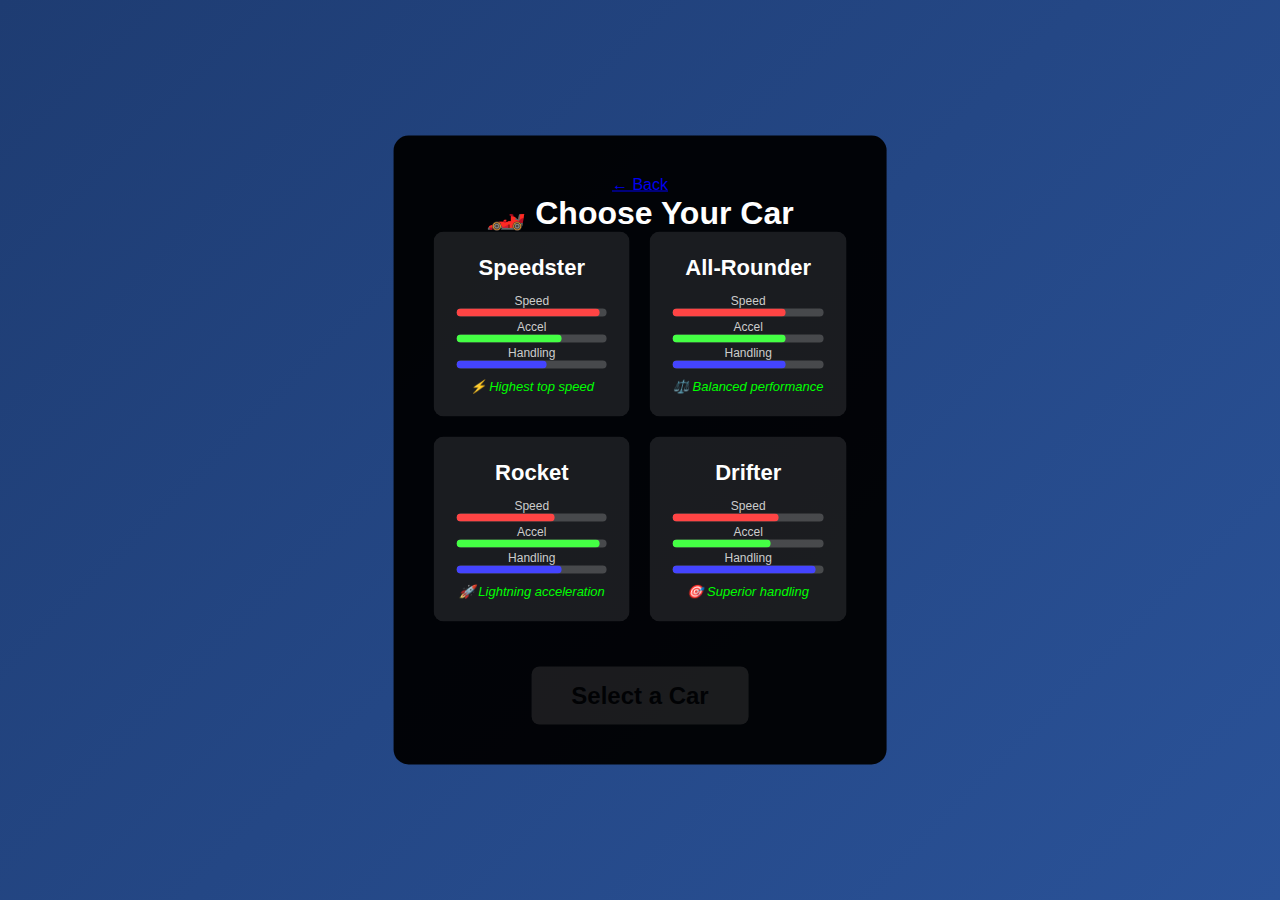
<file: game.html>
<!DOCTYPE html>
<html lang="en">
<head>
    <meta charset="UTF-8">
    <meta name="viewport" content="width=device-width, initial-scale=1.0, user-scalable=no">
    <title>3D Racer - Play</title>
    <link rel="stylesheet" href="css/style.css">
</head>
<body>
    <!-- SCREEN 1: Car Selection (full page) -->
    <div id="carSelection" class="screen">
        <a href="index.html" class="back-link">&larr; Back</a>
        <h1>🏎️ Choose Your Car</h1>
        <div class="car-grid">
            <div class="car-option" data-car="speedster">
                <div class="car-color" style="background: #ff0000;"></div>
                <h3>Speedster</h3>
                <div class="stats">
                    <div class="stat">
                        <span class="stat-label">Speed</span>
                        <div class="stat-fill"><div class="stat-value" style="width: 95%; background: #ff4444;"></div></div>
                    </div>
                    <div class="stat">
                        <span class="stat-label">Accel</span>
                        <div class="stat-fill"><div class="stat-value" style="width: 70%; background: #44ff44;"></div></div>
                    </div>
                    <div class="stat">
                        <span class="stat-label">Handling</span>
                        <div class="stat-fill"><div class="stat-value" style="width: 60%; background: #4444ff;"></div></div>
                    </div>
                </div>
                <div class="advantage">⚡ Highest top speed</div>
            </div>

            <div class="car-option" data-car="balanced">
                <div class="car-color" style="background: #00aa00;"></div>
                <h3>All-Rounder</h3>
                <div class="stats">
                    <div class="stat">
                        <span class="stat-label">Speed</span>
                        <div class="stat-fill"><div class="stat-value" style="width: 75%; background: #ff4444;"></div></div>
                    </div>
                    <div class="stat">
                        <span class="stat-label">Accel</span>
                        <div class="stat-fill"><div class="stat-value" style="width: 75%; background: #44ff44;"></div></div>
                    </div>
                    <div class="stat">
                        <span class="stat-label">Handling</span>
                        <div class="stat-fill"><div class="stat-value" style="width: 75%; background: #4444ff;"></div></div>
                    </div>
                </div>
                <div class="advantage">⚖️ Balanced performance</div>
            </div>

            <div class="car-option" data-car="accelerator">
                <div class="car-color" style="background: #ffdd00;"></div>
                <h3>Rocket</h3>
                <div class="stats">
                    <div class="stat">
                        <span class="stat-label">Speed</span>
                        <div class="stat-fill"><div class="stat-value" style="width: 65%; background: #ff4444;"></div></div>
                    </div>
                    <div class="stat">
                        <span class="stat-label">Accel</span>
                        <div class="stat-fill"><div class="stat-value" style="width: 95%; background: #44ff44;"></div></div>
                    </div>
                    <div class="stat">
                        <span class="stat-label">Handling</span>
                        <div class="stat-fill"><div class="stat-value" style="width: 70%; background: #4444ff;"></div></div>
                    </div>
                </div>
                <div class="advantage">🚀 Lightning acceleration</div>
            </div>

            <div class="car-option" data-car="handler">
                <div class="car-color" style="background: #0066ff;"></div>
                <h3>Drifter</h3>
                <div class="stats">
                    <div class="stat">
                        <span class="stat-label">Speed</span>
                        <div class="stat-fill"><div class="stat-value" style="width: 70%; background: #ff4444;"></div></div>
                    </div>
                    <div class="stat">
                        <span class="stat-label">Accel</span>
                        <div class="stat-fill"><div class="stat-value" style="width: 65%; background: #44ff44;"></div></div>
                    </div>
                    <div class="stat">
                        <span class="stat-label">Handling</span>
                        <div class="stat-fill"><div class="stat-value" style="width: 95%; background: #4444ff;"></div></div>
                    </div>
                </div>
                <div class="advantage">🎯 Superior handling</div>
            </div>
        </div>
        <button id="confirmCarButton" disabled>Select a Car</button>
    </div>

    <!-- SCREEN 2: Instructions (full page) -->
    <div id="instructions" class="screen hidden">
        <div class="instructions-content">
            <h1>🏎️ Get Ready to Race!</h1>
            <div class="controls-grid">
                <div class="control-item">
                    <div class="key">&uarr;</div>
                    <span>Accelerate</span>
                </div>
                <div class="control-item">
                    <div class="key">&darr;</div>
                    <span>Brake</span>
                </div>
                <div class="control-item">
                    <div class="key">&larr;</div>
                    <span>Steer Left</span>
                </div>
                <div class="control-item">
                    <div class="key">&rarr;</div>
                    <span>Steer Right</span>
                </div>
            </div>
            <p class="race-goal">Complete 3 laps and beat your opponents!</p>
            <button id="startButton">START RACE</button>
        </div>
    </div>

    <!-- SCREEN 3: Game (hidden until race starts) -->
    <div id="gameWrapper" class="hidden">
        <div id="gameContainer">
            <canvas id="gameCanvas" width="800" height="600"></canvas>

            <div id="ui">
                <div>Lap: <span id="lapCounter">1/3</span></div>
                <div>Position: <span id="position">1st</span></div>
            </div>

            <div id="speedometer">
                <span id="speed">0</span> km/h
            </div>

            <div id="gameOver">
                <h2 id="resultText">Race Complete!</h2>
                <p id="finalPosition"></p>
                <button id="restartButton">Race Again</button>
            </div>
        </div>
    </div>

    <!-- Mobile touch controls (hidden by default, shown on touch devices) -->
    <div id="touchControls" class="hidden">
        <div id="touchLeft" class="touch-btn touch-left">&larr;</div>
        <div id="touchRight" class="touch-btn touch-right">&rarr;</div>
        <div id="touchUp" class="touch-btn touch-up">&uarr;</div>
        <div id="touchDown" class="touch-btn touch-down">&darr;</div>
    </div>

    <script src="js/game.js"></script>
</body>
</html>
</file>
<file: css/style.css>
* {
    margin: 0;
    padding: 0;
    box-sizing: border-box;
}

body {
    font-family: 'Arial', sans-serif;
    background: linear-gradient(135deg, #1e3c72 0%, #2a5298 100%);
    display: flex;
    justify-content: center;
    align-items: center;
    min-height: 100vh;
    overflow: hidden;
}

/* Back to home link */
#backLink {
    position: fixed;
    top: 12px;
    left: 16px;
    color: rgba(255, 255, 255, 0.6);
    text-decoration: none;
    font-size: 14px;
    z-index: 200;
    transition: color 0.2s;
}

#backLink:hover {
    color: white;
}

#gameContainer {
    position: relative;
    width: 800px;
    height: 600px;
    max-width: 100vw;
    max-height: 100vh;
    background: #2d2d2d;
    border-radius: 10px;
    overflow: hidden;
    box-shadow: 0 10px 50px rgba(0, 0, 0, 0.5);
}

#gameCanvas {
    display: block;
    width: 100%;
    height: 100%;
}

/* HUD */
#ui {
    position: absolute;
    top: 20px;
    left: 20px;
    color: white;
    font-size: 24px;
    font-weight: bold;
    text-shadow: 2px 2px 4px rgba(0, 0, 0, 0.8);
    z-index: 10;
}

#speedometer {
    position: absolute;
    bottom: 20px;
    right: 20px;
    background: rgba(0, 0, 0, 0.7);
    padding: 15px 25px;
    border-radius: 10px;
    color: #00ff00;
    font-size: 28px;
    font-weight: bold;
    text-shadow: 0 0 10px #00ff00;
}

/* Car Selection Modal */
#carSelection {
    position: absolute;
    top: 50%;
    left: 50%;
    transform: translate(-50%, -50%);
    background: rgba(0, 0, 0, 0.95);
    padding: 40px;
    border-radius: 15px;
    color: white;
    text-align: center;
    z-index: 100;
    max-width: 700px;
    max-height: 90vh;
    overflow-y: auto;
}

#carSelection h2 {
    margin-bottom: 30px;
    color: #ffd700;
    font-size: 32px;
}

.car-grid {
    display: grid;
    grid-template-columns: repeat(2, 1fr);
    gap: 20px;
    margin-bottom: 20px;
}

.car-option {
    background: rgba(255, 255, 255, 0.1);
    padding: 20px;
    border-radius: 10px;
    cursor: pointer;
    transition: all 0.3s;
    border: 3px solid transparent;
}

.car-option:hover {
    background: rgba(255, 255, 255, 0.2);
    transform: scale(1.05);
}

.car-option.selected {
    border-color: #ffd700;
    background: rgba(255, 215, 0, 0.2);
}

.car-option h3 {
    margin-bottom: 10px;
    font-size: 22px;
}

.car-preview {
    width: 60px;
    height: 100px;
    margin: 10px auto;
    border-radius: 5px;
}

.stat-bar {
    margin: 8px 0;
    text-align: left;
}

.stat-label {
    font-size: 12px;
    margin-bottom: 3px;
    color: #ccc;
}

.stat-fill {
    background: rgba(255, 255, 255, 0.2);
    height: 8px;
    border-radius: 4px;
    overflow: hidden;
}

.stat-value {
    height: 100%;
    border-radius: 4px;
    transition: width 0.3s;
}

.advantage {
    font-size: 13px;
    color: #00ff00;
    margin-top: 10px;
    font-style: italic;
}

/* Instructions Screen */
#instructions {
    position: absolute;
    top: 50%;
    left: 50%;
    transform: translate(-50%, -50%);
    background: rgba(0, 0, 0, 0.9);
    padding: 40px;
    border-radius: 15px;
    color: white;
    text-align: center;
    z-index: 100;
}

#instructions h2 {
    margin-bottom: 20px;
    color: #ffd700;
    font-size: 32px;
}

#instructions p {
    margin: 10px 0;
    font-size: 18px;
}

/* Buttons */
#startButton {
    margin-top: 25px;
    padding: 15px 40px;
    font-size: 24px;
    background: linear-gradient(135deg, #667eea 0%, #764ba2 100%);
    color: white;
    border: none;
    border-radius: 8px;
    cursor: pointer;
    font-weight: bold;
    transition: transform 0.2s;
}

#startButton:hover {
    transform: scale(1.05);
}

#startButton:disabled {
    opacity: 0.5;
    cursor: not-allowed;
}

#confirmCarButton {
    margin-top: 25px;
    padding: 15px 40px;
    font-size: 24px;
    background: linear-gradient(135deg, #ffd700 0%, #ffaa00 100%);
    color: #000;
    border: none;
    border-radius: 8px;
    cursor: pointer;
    font-weight: bold;
    transition: all 0.3s;
    box-shadow: 0 4px 15px rgba(255, 215, 0, 0.4);
}

#confirmCarButton:hover:not(:disabled) {
    transform: scale(1.05);
    box-shadow: 0 6px 20px rgba(255, 215, 0, 0.6);
}

#confirmCarButton:disabled {
    opacity: 0.3;
    cursor: not-allowed;
    background: #555;
    box-shadow: none;
}

/* Game Over Screen */
#gameOver {
    position: absolute;
    top: 50%;
    left: 50%;
    transform: translate(-50%, -50%);
    background: rgba(0, 0, 0, 0.95);
    padding: 40px;
    border-radius: 15px;
    color: white;
    text-align: center;
    display: none;
    z-index: 100;
}

#gameOver h2 {
    margin-bottom: 20px;
    color: #ffd700;
    font-size: 36px;
}

#restartButton {
    padding: 15px 40px;
    font-size: 20px;
    background: linear-gradient(135deg, #667eea 0%, #764ba2 100%);
    color: white;
    border: none;
    border-radius: 8px;
    cursor: pointer;
    font-weight: bold;
    margin-top: 10px;
    transition: transform 0.2s;
}

#restartButton:hover {
    transform: scale(1.05);
}

.hidden {
    display: none !important;
}

/* Mobile touch controls */
#touchControls {
    position: fixed;
    bottom: 0;
    left: 0;
    right: 0;
    height: 140px;
    pointer-events: none;
    z-index: 300;
}

.touch-btn {
    position: absolute;
    width: 64px;
    height: 64px;
    border-radius: 50%;
    background: rgba(255, 255, 255, 0.25);
    border: 2px solid rgba(255, 255, 255, 0.4);
    color: white;
    font-size: 28px;
    display: flex;
    align-items: center;
    justify-content: center;
    pointer-events: auto;
    user-select: none;
    -webkit-user-select: none;
    touch-action: none;
}

.touch-btn:active {
    background: rgba(255, 255, 255, 0.5);
}

.touch-left {
    left: 20px;
    bottom: 40px;
}

.touch-right {
    left: 104px;
    bottom: 40px;
}

.touch-up {
    right: 62px;
    bottom: 84px;
}

.touch-down {
    right: 62px;
    bottom: 10px;
}

/* Responsive scaling for smaller screens */
@media (max-width: 820px) {
    body {
        align-items: flex-start;
    }

    #gameContainer {
        border-radius: 0;
        width: 100vw;
        height: 56.25vw; /* 16:9-ish but cap at viewport */
        max-height: 60vh;
    }

    #carSelection {
        padding: 20px;
        max-width: 95vw;
    }

    .car-grid {
        grid-template-columns: repeat(2, 1fr);
        gap: 10px;
    }

    .car-option {
        padding: 12px;
    }

    .car-option h3 {
        font-size: 16px;
    }

    #instructions {
        padding: 25px;
    }

    #backLink {
        top: auto;
        bottom: 8px;
        left: 50%;
        transform: translateX(-50%);
    }
}

@media (max-width: 480px) {
    .car-grid {
        grid-template-columns: 1fr;
    }

    #ui {
        font-size: 18px;
        top: 10px;
        left: 10px;
    }

    #speedometer {
        font-size: 20px;
        padding: 10px 15px;
        bottom: 10px;
        right: 10px;
    }
}
</file>
